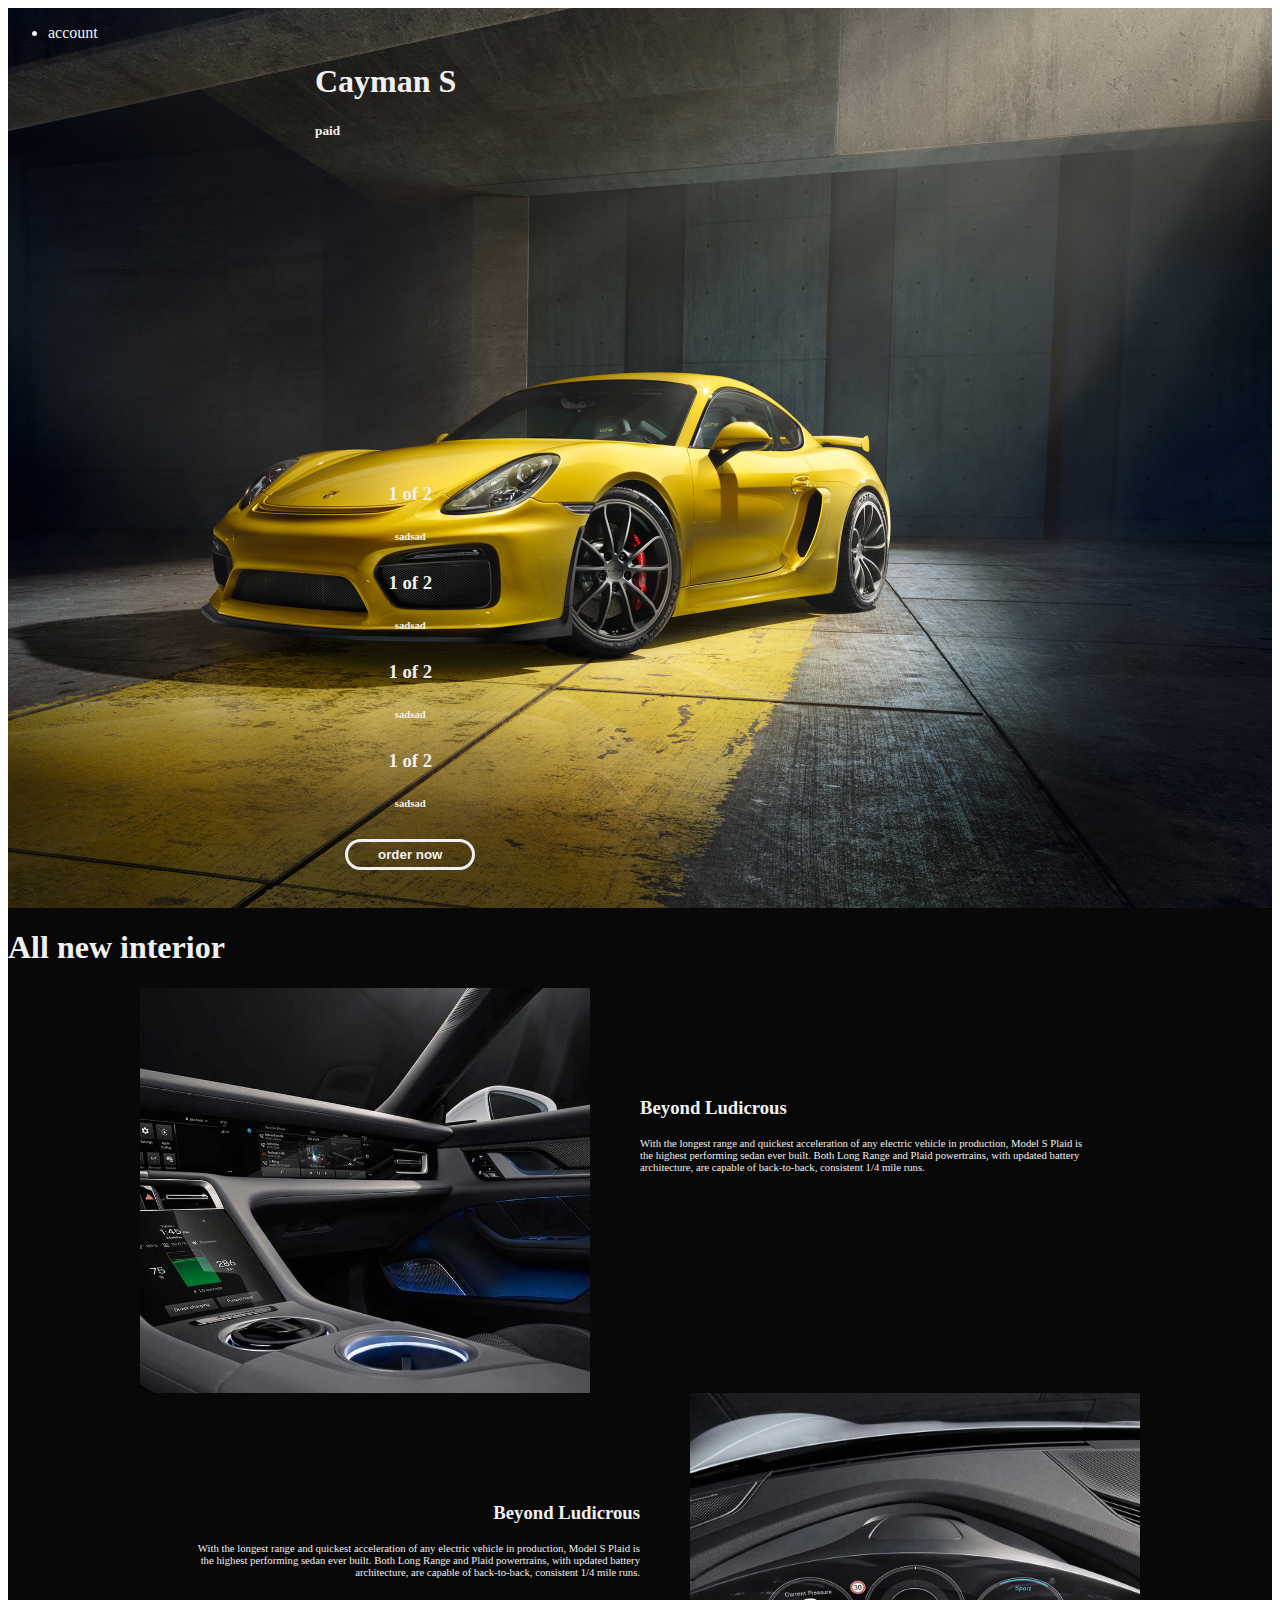
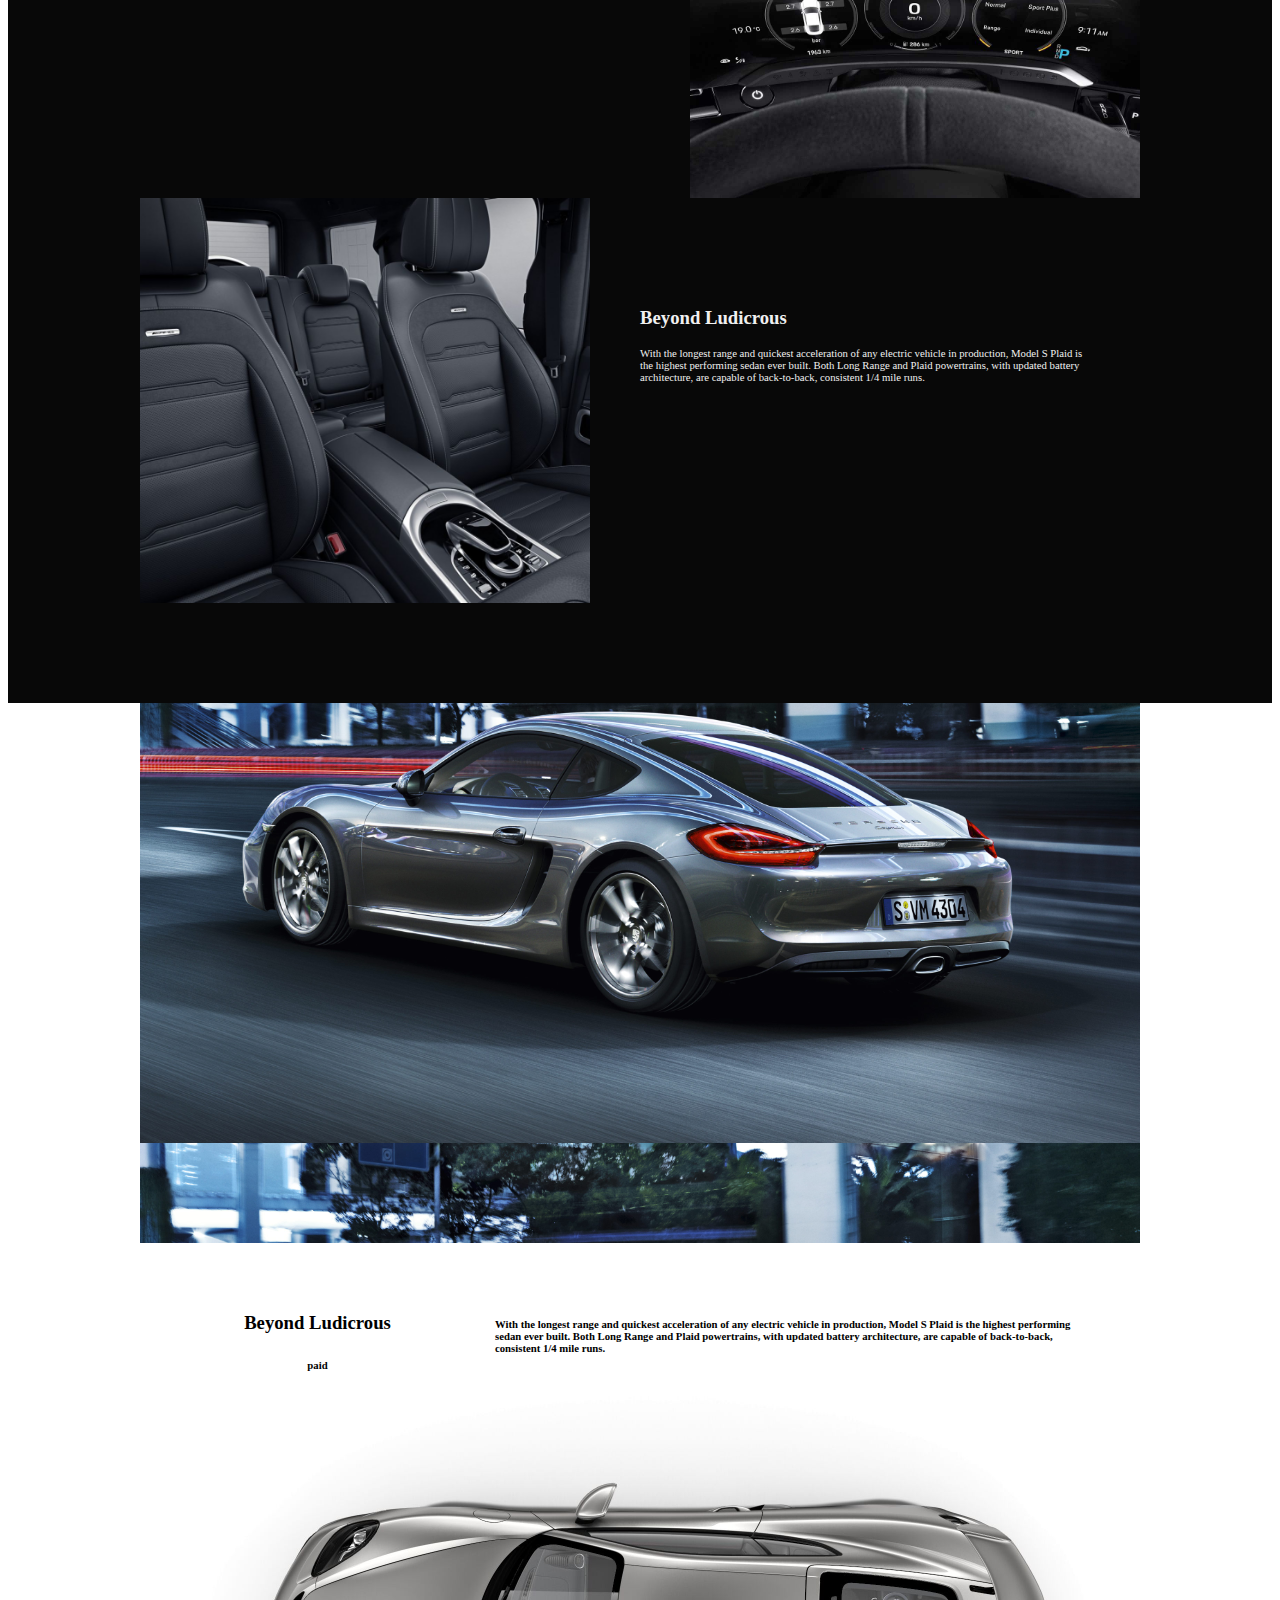
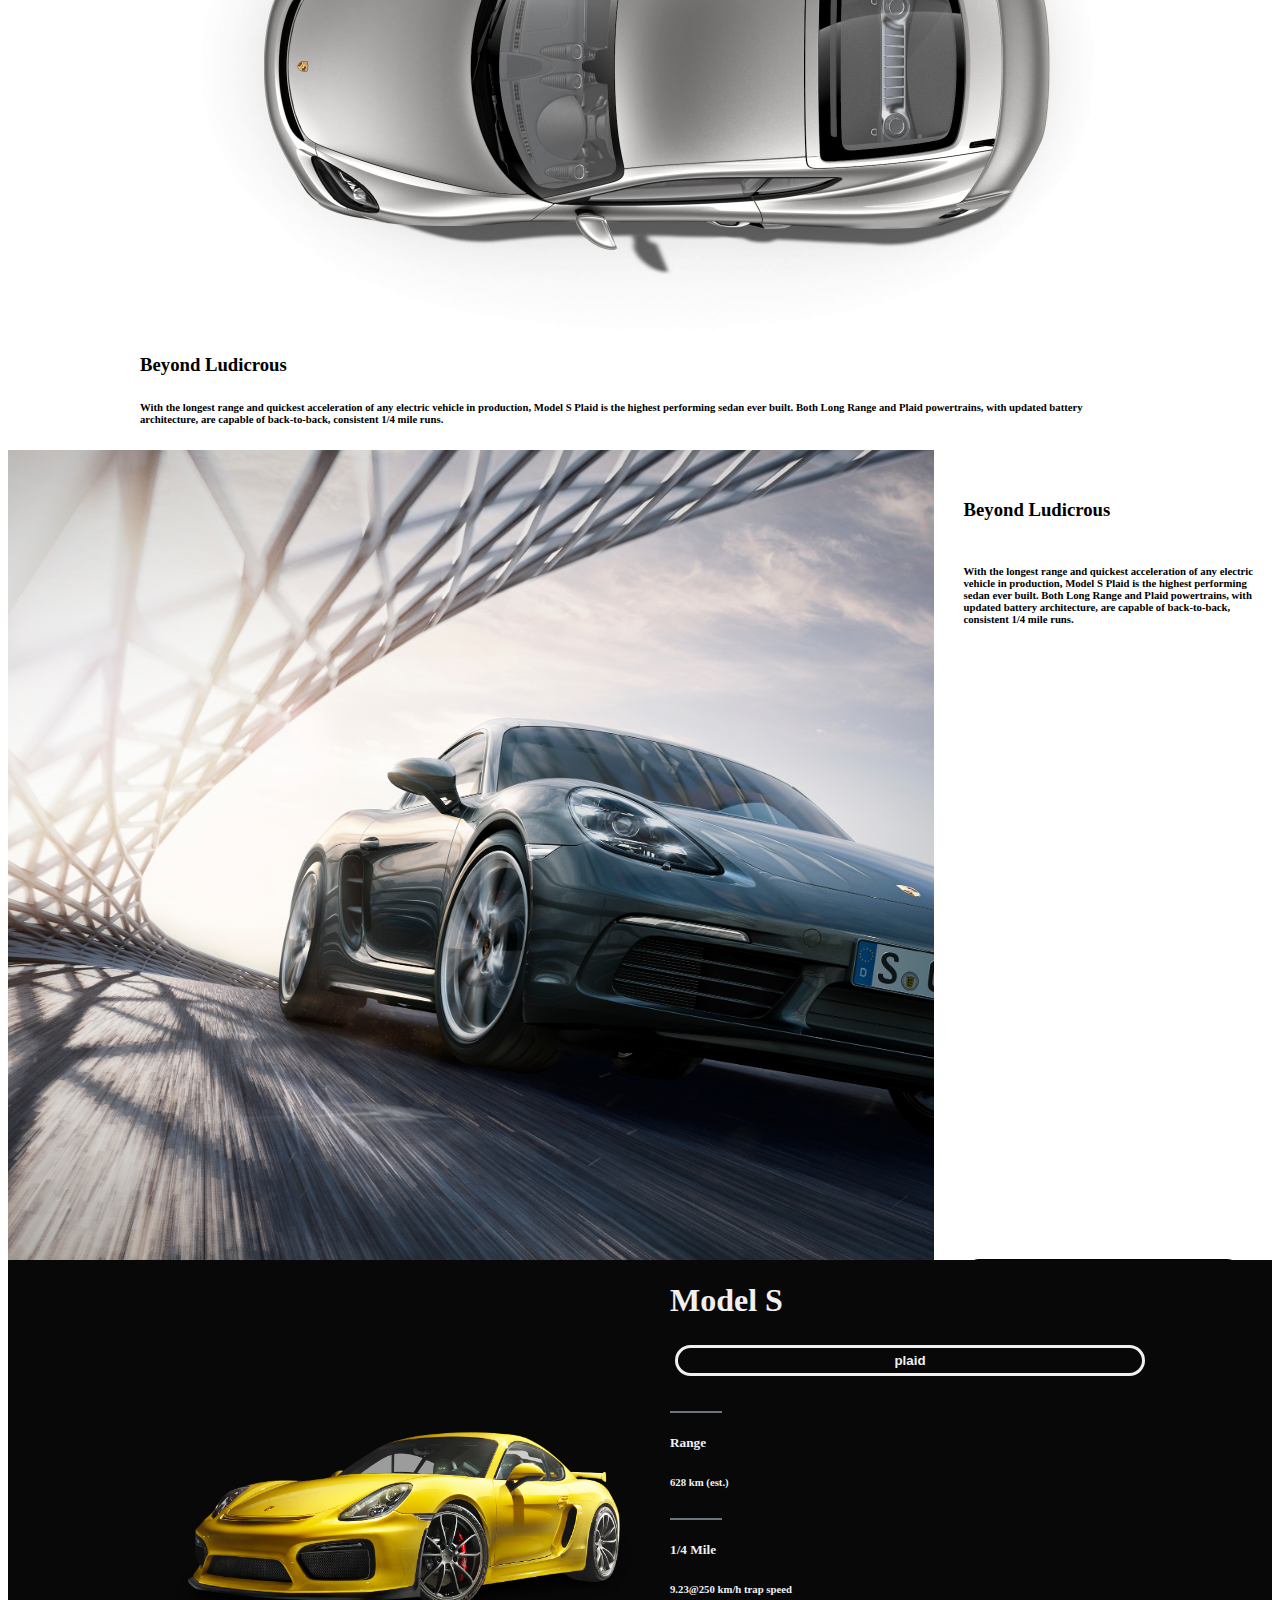
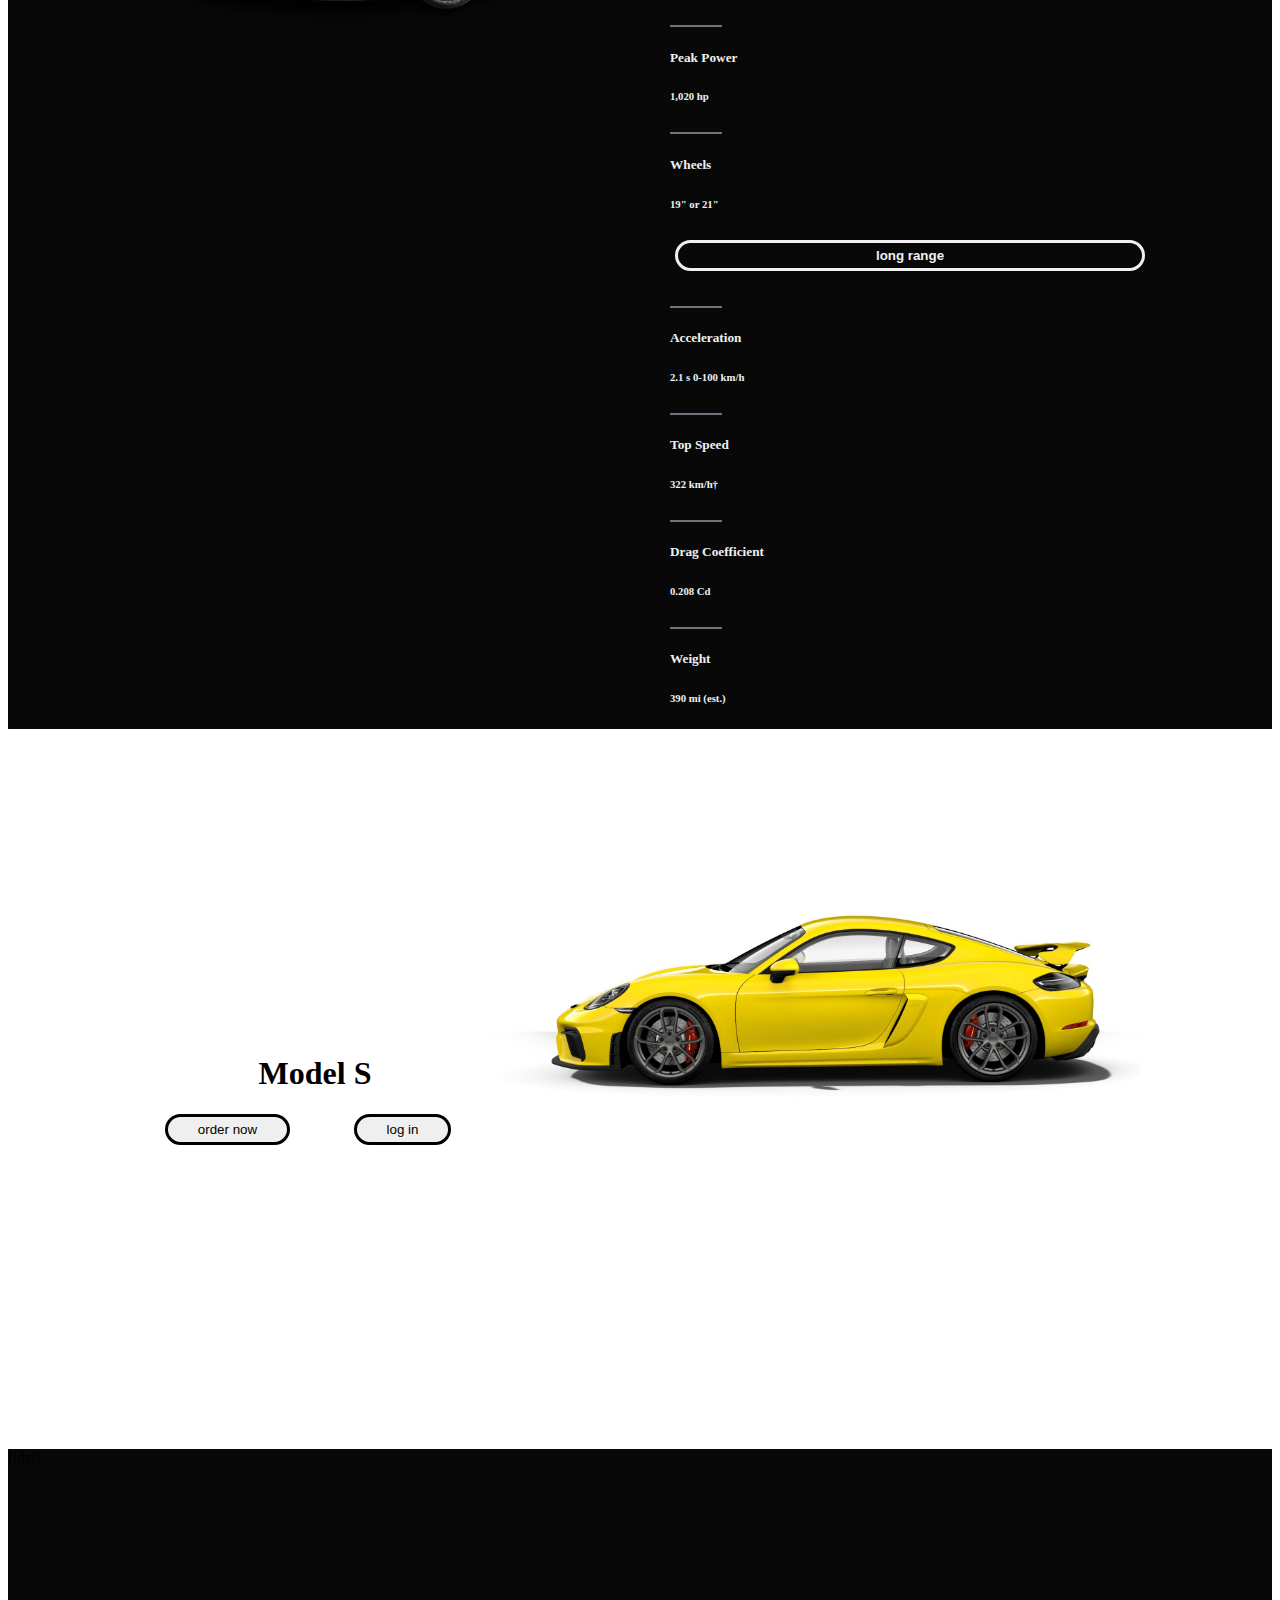
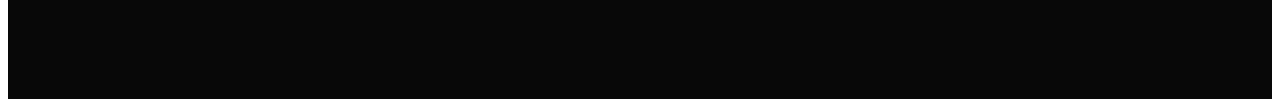
<file: test1/index.html>
<!DOCTYPE html>
<html lang="en">
<head>
    <meta charset="UTF-8">
    <meta name="viewport" content="width=device-width">
    <title>Porsche</title>
    <link rel="stylesheet" href="https://cdn.jsdelivr.net/npm/bootstrap@4.6.0/dist/css/bootstrap.min.css" integrity="sha384-B0vP5xmATw1+K9KRQjQERJvTumQW0nPEzvF6L/Z6nronJ3oUOFUFpCjEUQouq2+l" crossorigin="anonymous">
    <link rel="stylesheet" href="css/styles.css" >
    <link rel="icon" href="icon/favicon.ico">

</head>
<body>

    <div class="popup_row  ">

        <div class="popup_r_col  ">
            <div class="popup ">
                <h3>Log in</h3>
                <div class="form-group mx-sm-3 mt-5 mb-2">
                    <label for="inputPassword2" class="sr-only">example@example.com</label>
                    <input class="form-control" id="inputLogin" placeholder="example@example.com">
                </div>
                <div class="form-group mx-sm-3 mb-4">
                    <label for="inputPassword2" class="sr-only">Password</label>
                    <input type="password" class="form-control" id="inputPassword2" placeholder="Password">
                </div>
                <button onclick="popup()" type="button" class="btn_main btn btn-outline-dark ">login</button>
            </div>
        </div>

    </div>
    <div onclick="popup()" class="z_ind"></div>
    <div class="block n1">
        <nav class="navbar navbar-expand-lg navbar-dark pl-0 ">
            <a class="navbar-brand col-3 mr-0" href="#">
                <div class="o_b_1_c_1_l_emblem position-absolute"></div>
                <div class="o_b_1_c_1_l_text position-absolute " style=" filter: invert(90%); "></div>
            </a>


            <div class="collapse navbar-collapse col-6" id="navbarSupportedContent">
<!--                <ul class="navbar-nav mr-auto mx-auto">-->
<!--                    <li class="nav-item active">-->
<!--                        <a class="nav-link" href="#">Home <span class="sr-only">(current)</span></a>-->
<!--                    </li>-->
<!--                    <li class="nav-item">-->
<!--                        <a class="nav-link" href="#">Link</a>-->
<!--                    </li>-->
<!--                    <li class="nav-item">-->
<!--                        <a class="nav-link" href="#">Some more</a>-->
<!--                    </li>-->
<!--                    <li class="nav-item">-->
<!--                        <a class="nav-link " href="#">Disabled</a>-->
<!--                    </li>-->
<!--                </ul>-->
            </div>
                <form class="search form-inline my-2 my-lg-0 flex-row-reverse col-3 ">
                    <!--<button class="btn btn-outline-success my-2 my-sm-0" type="submit">Search</button>
                    <input class="form-control " type="search" placeholder="Search" aria-label="Search">-->
                    <ul class="navbar-nav ml-0 ">
                        <li class="nav-item ">
                            <a onclick="popup()" class="nav-link" >account</a>
                        </li>
<!--                        <li class="nav-item">-->
<!--                            <a class="nav-link" href="#">Link</a>-->
<!--                        </li>-->
                    </ul>
                </form>
        </nav>

        <div class="b_1_content_1 ">
            <h1 class="b_1_c_1_title  text-center mt-5">Cayman S</h1>
            <h5 class="b_1_c_1_subt text-center">paid</h5>

                <div class="b_1_c_1_row d-flex ">
                    <div class="b_1_c_1_r_col ">
                        <h3> 1 of 2</h3>
                        <h6> sadsad</h6>
                    </div>
                    <div class="b_1_c_1_r_col ">
                        <h3> 1 of 2</h3>
                        <h6> sadsad</h6>
                    </div>
                    <div class="b_1_c_1_r_col ">
                        <h3> 1 of 2</h3>
                        <h6> sadsad</h6>
                    </div>
                    <div class="b_1_c_1_r_col ">
                        <h3> 1 of 2</h3>
                        <h6> sadsad</h6>
                    </div>
                    <div class="b_1_c_1_r_col_btn my-auto">
                        <button onClick='location.href="ordernow.html"' type="button" class="btn_white btn btn-outline-secondary ">order now</button>
                    </div>

                </div>

        </div>
    </div>
    <div class=" block n2 ">
        <h1 class="b_2_title py-5 text-center">All new interior</h1>
        <div class="b_2_content_1">
            <div class="b_2_c_1_row  ">
                <div class="b_2_c_1_r_image img1 ">
                    <div class="imgsize"></div>
                </div>
                <div class="b_2_c_1_r_text  ">
                    <h3> Beyond Ludicrous</h3>
                    <h6> With the longest range and quickest acceleration of any electric vehicle in production, Model S Plaid is the highest performing sedan ever built. Both Long Range and Plaid powertrains, with updated battery architecture, are capable of back-to-back, consistent 1/4 mile runs.</h6>
                </div>
            </div>
            <div class="b_2_c_1_row left  ">
                <div  class="b_2_c_1_r_text   ">
                    <h3> Beyond Ludicrous</h3>
                    <h6> With the longest range and quickest acceleration of any electric vehicle in production, Model S Plaid is the highest performing sedan ever built. Both Long Range and Plaid powertrains, with updated battery architecture, are capable of back-to-back, consistent 1/4 mile runs.</h6>
                </div>
                <div class="b_2_c_1_r_image  img2">
                    <div class="imgsize"></div>

                </div>
            </div>
            <div class="b_2_c_1_row  ">
                <div class="b_2_c_1_r_image img3 ">
                    <div class="imgsize"></div>
                </div>
                <div class="b_2_c_1_r_text ">
                    <h3> Beyond Ludicrous</h3>
                    <h6> With the longest range and quickest acceleration of any electric vehicle in production, Model S Plaid is the highest performing sedan ever built. Both Long Range and Plaid powertrains, with updated battery architecture, are capable of back-to-back, consistent 1/4 mile runs.</h6>
                </div>
            </div>
        </div>
    </div>
    <div class="block n3">
        <div class="b_3_content_1 pb-5">
            <div class="b_3_c_1_image">

            </div>
            <div class="b_3_c_1_row  ">
                <div  class="b_3_c_1_r_title  ">
                    <h3> Beyond Ludicrous</h3>
                    <h6> paid</h6>

                </div>
                <div class="b_3_c_1_r_text ">
                    <h3> </h3>
                    <h6> With the longest range and quickest acceleration of any electric vehicle in production, Model S Plaid is the highest performing sedan ever built. Both Long Range and Plaid powertrains, with updated battery architecture, are capable of back-to-back, consistent 1/4 mile runs.</h6>

                </div>

            </div>
        </div>
    </div>
    <div class="block n4 pb-5">
        <div class="b_4_content_1 ">
            <div class="b_4_c_1_image">

            </div>
        <div class="b_4_c_1_text p-5 ">
            <h3>Beyond Ludicrous</h3>
            <h6> With the longest range and quickest acceleration of any electric vehicle in production, Model S Plaid is the highest performing sedan ever built. Both Long Range and Plaid powertrains, with updated battery architecture, are capable of back-to-back, consistent 1/4 mile runs.</h6>
        </div>
        </div>
    </div>
    <div class="block n5">
        <div class="b_5_content">
            <div class="b_5_c_1_row  ">
                <div class="b_5_c_1_r_image ">
                    <h3></h3>
                    <h6> </h6>
                </div>
                <div class="b_5_c_1_r_text ">
                    <h3>Beyond Ludicrous</h3>
                    <h6 class="py-2">   With the longest range and quickest acceleration of any electric vehicle in production, Model S Plaid is the highest performing sedan ever built. Both Long Range and Plaid powertrains, with updated battery architecture, are capable of back-to-back, consistent 1/4 mile runs.</h6>
                    <button onClick='location.href="ordernow.html"' type="button" class="btn_main bottom btn btn-outline-dark" >order now</button>
                </div>
            </div>
        </div>
    </div>
    <div class="block n6 py-5">
        <div class="b_6_content_1 ">
            <div class="b_6_c_1_row  ">
                <div class="b_6_c_1_r_image  ">
                    <div class="b_6_c_1_r_imgsize"></div>

                </div>
                <div class="b_6_c_1_r_text ">
                    <h1 class="mb-5">Model S</h1>
                    <div class="b_6_c_1_r_t_row row ">
                        <div class="b_6_c_1_r_t_r_col col-6 ">
                            <button onclick="turn1()" type="button" class="btn_b_6 btn btn-outline-secondary ">plaid </button><hr style="width: 50px; margin: 30px auto 5px 0; border: 1px solid #6c757d;"><h5>Range</h5><h6>628 km (est.)</h6><hr style="width: 50px; margin: 30px auto 5px 0; border: 1px solid #6c757d;"><h5>1/4 Mile</h5><h6>9.23@250 km/h trap speed</h6><hr style="width: 50px; margin: 30px auto 5px 0; border: 1px solid #6c757d;"><h5>Peak Power</h5><h6 >1,020 hp</h6><hr style="width: 50px; margin: 30px auto 5px 0; border: 1px solid #6c757d;"><h5>Wheels</h5><h6>19" or 21"</h6>



                        </div>
                        <div class="b_6_c_1_r_t_r_col col-6 ">
                            <button onclick="turn2()" type="button" class="btn_b_6 btn btn-outline-secondary ">long range</button><hr style="width: 50px; margin: 30px auto 5px 0; border: 1px solid #6c757d;"><h5>Acceleration</h5><h6>2.1 s 0-100 km/h</h6><hr style="width: 50px; margin: 30px auto 5px 0; border: 1px solid #6c757d;"><h5>Top Speed</h5><h6>322 km/h†</h6><hr style="width: 50px; margin: 30px auto 5px 0; border: 1px solid #6c757d;"><h5>Drag Coefficient</h5><h6>0.208 Cd</h6><hr style="width: 50px; margin: 30px auto 5px 0; border: 1px solid #6c757d;"><h5>Weight</h5><h6>390 mi (est.)</h6>


                        </div>
                    </div>

                </div>
            </div>
        </div>
    </div>
    <div class="block n7 mb-5">
        <div class="b_7_content_1 ">
            <div class="b_7_c_1_row  ">
                <div  class="b_7_c_1_r_text ">
                    <h1 class="mb-3">Model S</h1>
                    <div class="b_7_c_1_r_t_row  ">
                        <div class="b_7_c_1_r_t_r_col  ">
                            <button onclick='location.href="ordernow.html"' type="button" class="btn_main btn btn-outline-dark w-100" >order now</button>
                        </div>
                        <div class="b_7_c_1_r_t_r_col  ">
                            <button onclick="popup()" type="button"  class="btn_main btn btn-outline-dark w-100"> log in</button>
                        </div>
                    </div>
                </div>
                <div class="b_7_c_1_r_image ">


                </div>
            </div>
        </div>

    </div>
<div class="footer">
    <a>lldsfl</a>
</div>
    <script src="js/scripts.js"></script>
</body>
</html>
</file>
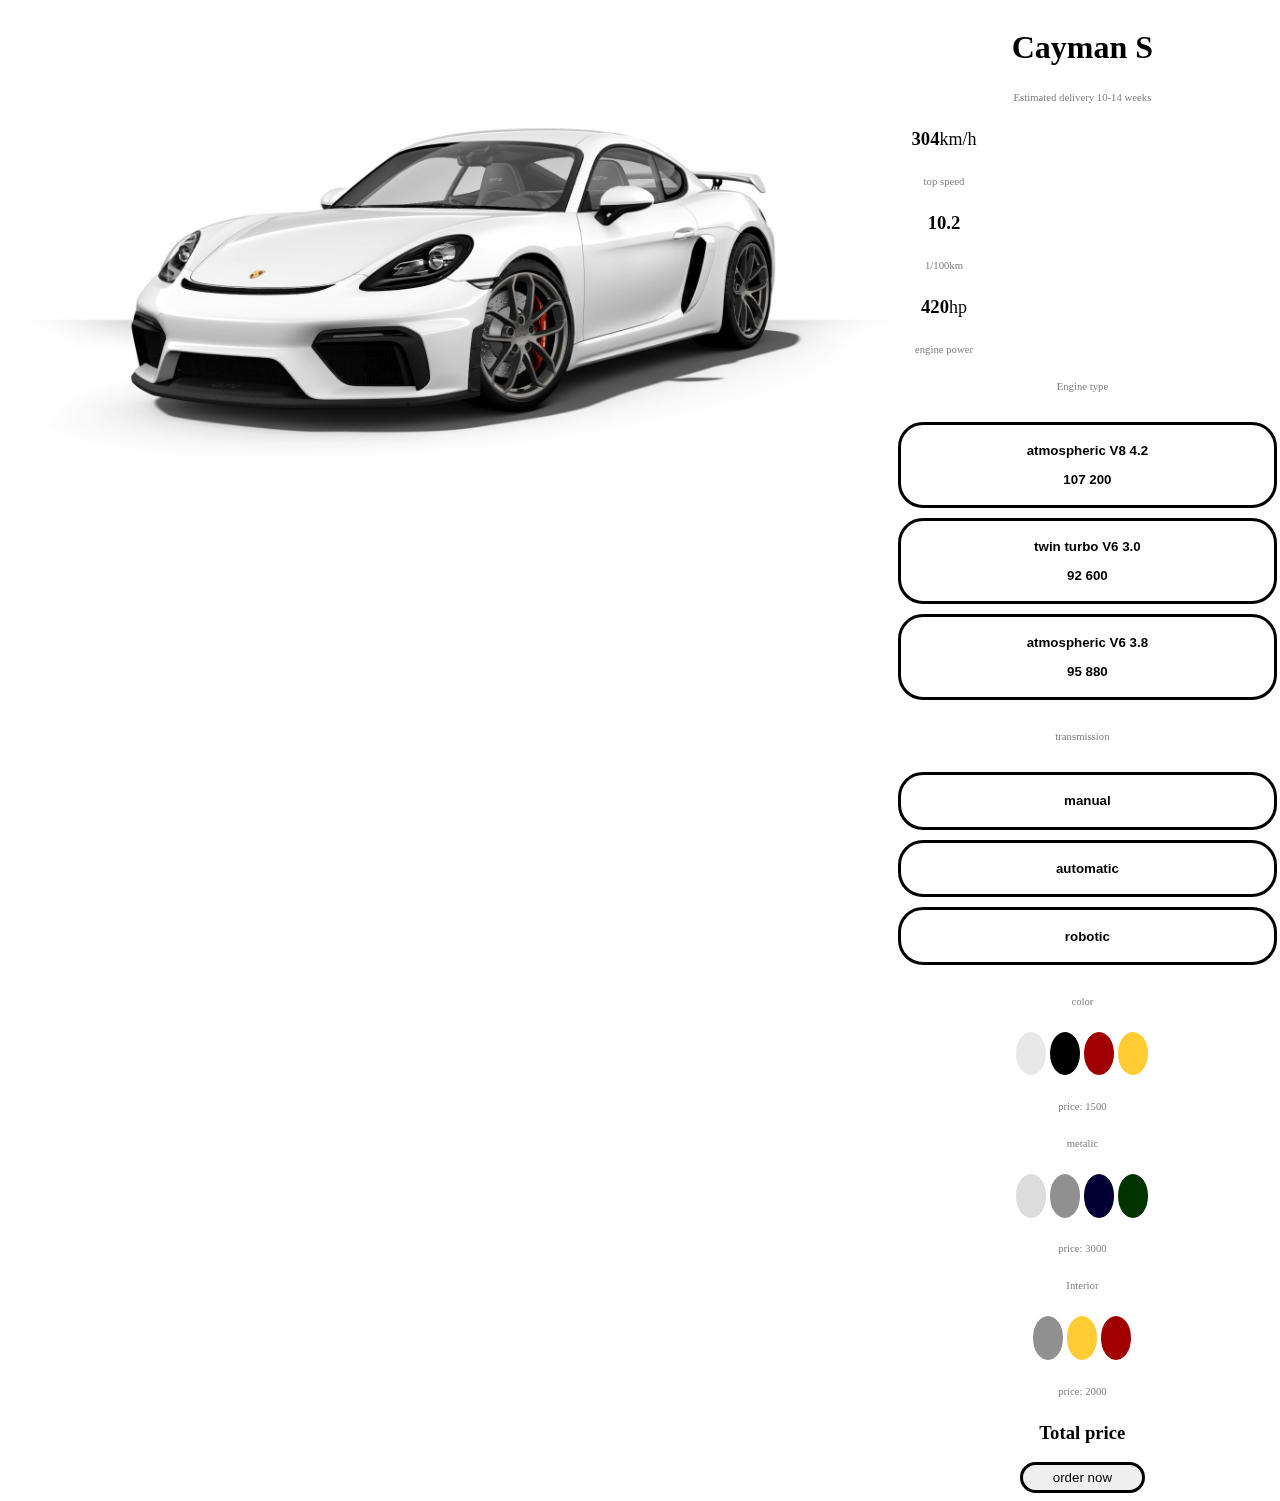
<file: test1/ordernow.html>
<!DOCTYPE html>
<html lang="en">
<head>
    <meta charset="UTF-8">
    <meta name="viewport" content="width=device-width">
    <title>order</title>
    <link rel="stylesheet" href="https://cdn.jsdelivr.net/npm/bootstrap@4.6.0/dist/css/bootstrap.min.css" integrity="sha384-B0vP5xmATw1+K9KRQjQERJvTumQW0nPEzvF6L/Z6nronJ3oUOFUFpCjEUQouq2+l" crossorigin="anonymous">
    <link rel="stylesheet" href="css/styles.css" >
    <link rel="icon" href="icon/favicon.ico">
</head>
<body>
<div class="popup_row  ">

    <div class="popup_r_col  ">
        <div class="popup ">
            <h3>Log in</h3>
            <div class="form-group mx-sm-3 mt-5 mb-2">
                <label for="inputPassword2" class="sr-only">example@example.com</label>
                <input class="form-control" id="inputLogin" placeholder="example@example.com">
            </div>
            <div class="form-group mx-sm-3 mb-4">
                <label for="inputPassword2" class="sr-only">Password</label>
                <input type="password" class="form-control" id="inputPassword2" placeholder="Password">
            </div>
            <button onclick="popup()" type="button" class="btn_main btn btn-outline-dark ">login</button>
        </div>
    </div>

</div>
<div onclick="popup()" class="z_ind"></div>
    <div class="o_block n1">

        <div class="o_b_1_content_1 pr-5 pl-2 pt-2">
                <div class="o_b_1_c_1_l_emblem "></div>
                <div class="o_b_1_c_1_l_text"></div>
            <div class="o_b_1_c_1_row ">
                <div class="o_b_1_c_1_r_imagewraper ">
                    <div class="o_b_1_c_1_r_image ">

                    </div>
                </div>
                <div class="o_b_1_c_1_r_text my-5">
                    <h1>Cayman S</h1>
                    <h6><span style="color: grey; font-weight: normal"> Estimated delivery 10-14 weeks</span></h6>
                    <div class="d-flex justify-content-between my-5">
                        <div class="o_b_1_c_1_r_t_ftdata"> <h3>304<span style=" font-weight: normal;font-size: 18px">km/h</span></h3><h6><span style="color: grey; font-weight: normal"> top speed</span></h6></div>
                        <div class="o_b_1_c_1_r_t_ftdata"> <h3>10.2</h3><h6><span style="color: grey; font-weight: normal"> 1/100km</span></h6></div>
                        <div class="o_b_1_c_1_r_t_ftdata"> <h3>420<span style=" font-weight: normal;font-size: 18px">hp</span></h3><h6><span style="color: grey; font-weight: normal"> engine power</span></h6></div>

                    </div>
                    <h6 class="px-3"><span style="color: grey; font-weight: normal"> Engine type</span></h6>
                    <button onclick="price('112 800')" class="btn_och btn btn-outline-secondary d-flex justify-content-between my-4"><p class="m-0">atmospheric V8 4.2</p><p class="m-0">107 200</p> </button>
                    <button onclick="price('102 800')" class="btn_och btn btn-outline-secondary d-flex justify-content-between my-4"><p class="m-0">twin turbo V6 3.0</p><p class="m-0">92 600</p> </button>
                    <button onclick="price('107 800')"class="btn_och btn btn-outline-secondary d-flex justify-content-between my-4"><p class="m-0">atmospheric V6 3.8</p><p class="m-0">95 880</p> </button>

                    <h6  class="px-3"><span style="color: grey; font-weight: normal"> transmission</span></h6>
                    <button class="btn_och btn btn-outline-secondary d-flex justify-content-between my-4"><p class="m-0">manual </p> <p class="m-0"></p></button>
                    <button class="btn_och btn btn-outline-secondary d-flex justify-content-between my-4"><p class="m-0">automatic</p><p class="m-0"></p> </button>
                    <button class="btn_och btn btn-outline-secondary d-flex justify-content-between my-4"><p class="m-0">robotic</p><p class="m-0"></p> </button>

                    <h6  class="px-3"><span style="color: grey; font-weight: normal"> color</span></h6>
                    <button onclick="orderimage('https://pics.porsche.com/rtt/iris?COSY-EU-100-17116bXqc6eP3Hi1qwT9HcnyInrHKxJTTPE3kUWFYRpwY4EhMcDx7Jm8Uv1TwFH1ZuWgds6yJ5EiSRlW9ACvW6pXdG7naq1KcOJsaOJRmV2um4wqEZp1l3UAso1UqzMguAVhagJHH5y%25oq%25vSTmjMXD4qAZz7XDFOFmT8rpN9jIss9ii2elQ0AtF%25mrAW8uFYn4kfyJ5aQxIOqct8avgAMKskYdaZg6lrURwASWTBH0l9')" class="btn_clr btn btn-outline-secondary my-4" style="background-color: #E8E8E8"><p class="m-0"> </p> </button>
                    <button onclick="orderimage('https://pics.porsche.com/rtt/iris?COSY-EU-100-17116bXqc6eP3Hi1qwT9HcnyInrHKxJTTPE3kUWFYRpwY4EhMcDx7Jm8Uv1TwFH1ZuWgds6yJ5EiSRlW9ACvW6pXdGA0aq1Xaqr6u3MRmV2um4wqEZp1l3UAso1UqzMguAVhagJHH5y%25oq%25vSTmjMXD4qAZz7XDFOFmT8rpN9jIss9ii2elQ0AtF%25mrAW8uFYn4kfyJ5aQxIOqct8avgAMKskYdaZg6lrURwASWTBH0l9')" class="btn_clr btn btn-outline-secondary my-4" style="background-color: #000000"><p class="m-0"> </p> </button>
                    <button onclick="orderimage('https://pics.porsche.com/rtt/iris?COSY-EU-100-17116bXqc6eP3Hi1qwT9HcnyInrHKxJTTPE3kUWFYRpwY4EhMcDx7Jm8Uv1TwFH1ZuWgds6yJ5EiSRlW9ACvW6pXdGA0aq1Xaqr6uaMRmV2um4wqEZp1l3UAso1UqzMguAVhagJHH5y%25oq%25vSTmjMXD4qAZz7XDFOFmT8rpN9jIss9ii2elQ0AtF%25mrAW8uFYn4kfyJ5aQxIOqct8avgAMKskYdaZg6lrURwASWTBH0l9')" class="btn_clr btn btn-outline-secondary my-4" style="background-color: #A00000 "><p class="m-0"> </p> </button>
                    <button onclick="orderimage('https://pics.porsche.com/rtt/iris?COSY-EU-100-17116bXqc6eP3Hi1qwT9HcnyInrHKxJTTPE3kUWFYRpwY4EhMcDx7Jm8Uv1TwFH1ZuWgds6yJ5EiSRlW9ACvW6pXdGA0aq1Xaqr6ugL6N9yxb4wqEZp1l3UAso1UqzMguAVhagJHH5y%25oq%25vSTmjMXD4qAZz7XDFOFmT8rpN9jIss9ii2elQ0AtF%25mrAW8uFYn4kfyJ5aQxIOqct8avgAMKskYdaZg6lrURwASWTBH0l9')" class="btn_clr btn btn-outline-secondary my-4" style="background-color: #FFCC33"><p class="m-0"> </p> </button>
                    <h6><span style="color: grey; font-weight: normal"> price: 1500</span></h6>
                    <h6 class="px-3"><span style="color: grey; font-weight: normal"> metalic</span></h6>
                    <button onclick="orderimage('https://pics.porsche.com/rtt/iris?COSY-EU-100-17116bXqc6eP3Hi1qwT9HcnyInrHKxJTTPE3kUWFYRpwY4EhMcDx7Jm8Uv1TwFH1ZuWgds6yJ5EiSRlW9ACvW6pXdGA0aq1K2OJsaOJRmV2um4wqEZp1l3UAso1UqzMguAVhagJHH5y%25oq%25vSTmjMXD4qAZz7XDFOFmT8rpN9jIss9ii2elQ0AtF%25mrAW8uFYn4kfyJ5aQxIOqct8avgAMKskYdaZg6lrURwASWTBH0l9')" class="btn_clr btn btn-outline-secondary my-4" style="background-color: #DCDCDC"><p class="m-0"> </p> </button>
                    <button onclick="orderimage('https://pics.porsche.com/rtt/iris?COSY-EU-100-17116bXqc6eP3Hi1qwT9HcnyInrHKxJTTPE3kUWFYRpwY4EhMcDx7Jm8Uv1TwFH1ZuWgds6yJ5EiSRlW9ACvW6pXdGA0aq1Xaqr6ugL6N9yDN4wqEZp1l3UAso1UqzMguAVhagJHH5y%25oq%25vSTmjMXD4qAZz7XDFOFmT8rpN9jIss9ii2elQ0AtF%25mrAW8uFYn4kfyJ5aQxIOqct8avgAMKskYdaZg6lrURwASWTBH0l9')" class="btn_clr btn btn-outline-secondary my-4" style="background-color: #909090"><p class="m-0"> </p> </button>
                    <button onclick="orderimage('https://pics.porsche.com/rtt/iris?COSY-EU-100-17116bXqc6eP3Hi1qwT9HcnyInrHKxJTTPE3kUWFYRpwY4EhMcDx7Jm8Uv1TwFH1ZuWgds6yJ5EiSRlW9ACvW6pXdG6Yaq1KcOJsaOJRmV2um4wqEZp1l3UAso1UqzMguAVhagJHH5y%25oq%25vSTmjMXD4qAZz7XDFOFmT8rpN9jIss9ii2elQ0AtF%25mrAW8uFYn4kfyJ5aQxIOqct8avgAMKskYdaZg6lrURwASWTBH0l9')" class="btn_clr btn btn-outline-secondary my-4" style="background-color: #000033 "><p class="m-0"> </p> </button>
                    <button onclick="orderimage('https://pics.porsche.com/rtt/iris?COSY-EU-100-17116bXqc6eP3Hi1qwT9HcnyInrHKxJTTPE3kUWFYRpwY4EhMcDx7Jm8Uv1TwFH1ZuWgds6yJ5EiSRlW9ACvW6pXdGA0aq1%25xOJsaOJRmV2um4wqEZp1l3UAso1UqzMguAVhagJHH5y%25oq%25vSTmjMXD4qAZz7XDFOFmT8rpN9jIss9ii2elQ0AtF%25mrAW8uFYn4kfyJ5aQxIOqct8avgAMKskYdaZg6lrURwASWTBH0l9')" class="btn_clr btn btn-outline-secondary my-4" style="background-color: #003300"><p class="m-0"> </p> </button>
                    <h6><span style="color: grey; font-weight: normal"> price: 3000</span></h6>
                    <h6 class="px-3"><span style="color: grey; font-weight: normal"> Interior</span></h6>
                    <button onclick="orderimage('https://pics.porsche.com/rtt/iris?[base64]')" class="btn_clr btn btn-outline-secondary my-4" style="background-color: #909090"><p class="m-0"> </p> </button>
                    <button onclick="orderimage('https://pics.porsche.com/rtt/iris?[base64]')" class="btn_clr btn btn-outline-secondary my-4" style="background-color: #FFCC33"><p class="m-0"> </p> </button>
                    <button onclick="orderimage('https://pics.porsche.com/rtt/iris?[base64]')" class="btn_clr btn btn-outline-secondary my-4" style="background-color: #A00000 "><p class="m-0"> </p> </button>
                    <h6><span style="color: grey; font-weight: normal"> price: 2000</span></h6>
                    <h3 class="tot my-5">Total price</h3>
                    <button onclick="popup()" type="button" class="btn_main btn btn-outline-dark mb-5">order now</button>
                </div>
            </div>
        </div>
    </div>
    <script src="js/scripts.js"></script>
</body>
</html>
</file>
<file: test1/css/styles.css>
body{
    max-width: 100vw;
    height: 100%;

}
.block.n1{
    height: 100vh;
    background-image: url("../img/block_1_img_1.jpg");
    background-size: cover;
    color: #f0f0f0;
    background-position-x: center;


}
.block.blureffect{
    filter: blur(2px);
}

.navbar{
    color: #f0f0f0;
}
.z_ind{

    width:100%;
    height: 5000px;
    background-color: rgba(0, 0, 0, 0.5);
    overflow:hidden;
    position:fixed;
    top:0;
    z-index: 2;
    visibility: hidden;
;
}
.popup_row{
    display: flex;
    margin: auto;
}

.popup{
    box-shadow: 0 0 10px rgba(0,0,0,0.5);
    visibility: hidden;
    color: #1a1e21;
    padding: 50px 100px 100px;
    width: 500px;
    background-color: #ffffff;
    position: fixed;
    text-align: center;
    top: 25%;
    left: 50%;
    transform: translateX(-50%) ;

    z-index: 5;
    border-radius: 15px;


}
.nav-link{
    cursor: pointer;
}
.navbar-brand{
    top: -25px;
}

.b_1_content_1{

    margin:0 auto;
    max-width: 650px;

}
.b_1_c_1_row{

    position: absolute;
    bottom: 0;
    text-align: center;


}
.b_1_c_1_r_col{

    margin:0 30px ;
}
.b_1_c_1_r_col_btn{

    margin:0 30px ;
}
.btn_white{
    padding: 5px 30px;
    border-radius: 25px;
    border: 3px solid #f0f0f0;
    background-color: transparent;
    color: #f0f0f0;
    font-weight: bold;
    margin-bottom: 30px;
}
.btn_white:hover{
    background-color: #f0f0f0;
    border: 3px solid #f0f0f0;
    color: #000000;
    font-weight: bold;
}
.b_1_c_1_r_col h6{
    margin-bottom: 30px;
}
.block.n2{
    color: #f0f0f0;
    background-color: #080808;
}
.block{
    overflow: hidden;

}
.b_2_content_1{

    max-width: 1000px;
    margin: auto;
    padding-bottom: 100px;
}
.b_2_c_1_row{
    display: flex;
}
.b_2_c_1_row.left{
    display: flex;
    text-align: right;
}
.b_2_c_1_r_image{
    width: 50%;
    height: 45vh;
    background-color: #0a58ca;
}
.b_2_c_1_r_text{
    padding: 10vh 50px 0 50px;
    margin: 0;
    width: 50%;


}

.b_2_c_1_r_text h6{

    margin: 0;
    font-weight: normal;

}

.img1{
    background-image: url("../img/block_2_img_1.jpg");
    background-size: cover;
    background-position-x: center;

}
.img2{
    background-image: url("../img/block_2_img_2.jpg");
    background-size: cover;
    background-position-x: center;

}
.img3{
    background-image: url("../img/block_2_img_3.jpeg");
    background-size: cover;
    background-position-x: center;

}
.b_3_content_1{
    max-width: 1000px;
    margin: 0 auto;
}

.b_3_c_1_row{
    max-width: 1000px;
    margin: auto;

    display: flex;

}
.b_3_c_1_image{
    height: 60vh;
    background-color: #0f5132;
    background-image: url("../img/block_3_img_1.jpg");
    background-position-y: -100px;
    background-size: cover;
    background-position-x: center;


}
.b_3_c_1_r_title{
    width: 30%;
    text-align: center;
    padding: 50px 25px 0 50px;
}

.b_3_c_1_r_text{
    padding: 50px 50px 0 25px;
    width: 70%;
}

.b_4_content_1{
    margin: auto;
    max-width: 1000px;
}
.b_4_c_1_image{
    width: 80vw;
    margin: auto;
    max-width: 1000px;
    background-image: url("../img/block_4_img_1.jfif");
    background-size: contain;
    background-repeat: no-repeat;
    background-position-x: center;
    background-color: transparent;
    height: 60vh;

}

.b_5_c_1_row{
    height: 90vh;
    display: flex;

}
.b_5_c_1_r_image{
    width: 75%;
    background-color: #0a58ca;
    background-image: url("../img/block_5_img_1.jpg");
    background-size: cover;
    background-position-x: center;

}
.b_5_c_1_r_text{
    width: 25%;
    padding: 30px 0 30px 30px ;
    height: 90vh;
    display: flex;
    flex-direction: column;
}
.bottom{
    margin-bottom: 0;
    margin-top: auto;
    margin-right: 30px;

}
.btn_main{
    padding: 5px 30px;
    border-radius: 25px;
    border: 3px solid #000000;

}

.btn_main:hover{
    background-color: #000000;
    border: 3px solid #000000;
}
.n6{
    background-color: #080808;
    color: #f0f0f0;
    min-height: 90vh;

}
.b_6_content_1 {
    max-width: 1000px;
    margin: auto;


}
.b_6_c_1_row{
    display: flex;
}

.b_6_c_1_r_image{
    background-image: url("../img/block_6_img_1.png");
    background-size: contain;
    background-repeat: no-repeat;
    width: 50%;
    background-position-x: center;
    margin: 150px 30px 0;
}
.b_6_c_1_r_text{
    width: 50%;
}
.smallhr{
    width: 50px;
    margin: 30px auto 5px 0;
    border: 1px solid #6c757d;
}

.btn_b_6{
    padding: 5px 30px;
    width: 100%;
    margin: 5px;
    border-radius: 25px;
    border: 3px solid #f0f0f0;
    background-color: transparent;
    color: #f0f0f0;
    font-weight: bold;
}
.btn_b_6:hover{
    background-color: transparent;
    border: 3px solid #f0f0f0;
    color: #ffffff;
    font-weight: bold;
}

.b_7_content_1{
    max-width: 1000px;
    margin: auto;

}
.b_7_c_1_row{
    display: flex;

}
.b_7_c_1_r_image{
    background-image: url("../img/block_7_img_1.jpg");
    background-size: contain;
    background-repeat: no-repeat;
    background-position-x: center;
    background-position-y: 70px;
    width: 65%;
}
.b_7_c_1_r_text{
    display: flex;
    flex-direction: column;
    justify-content: center;
    height: 80vh;
    width: 35%;
    text-align: center;
}
.b_7_c_1_r_t_row{
    display: flex;
}
.b_7_c_1_r_t_r_col{
    width: 50%;
}
.footer{
    height: 250px;
    background-color: #080808;
}






.o_b_1_c_1_l_emblem{
    z-index: 1;
    position: fixed;
    background-image: url("http://www.pngmart.com/files/5/Porsche-Logo-Transparent-PNG.png");
    background-size: contain;
    background-repeat: no-repeat;
    height: 50px;
    width: 50px;
}
.o_b_1_c_1_l_text{
    z-index: 1;
    position: fixed;
    background-image: url("https://famfonts.com/wp-content/uploads/porsche-wide.png");
    background-size: contain;
    background-repeat: no-repeat;
    height: 50px;
    width: 200px;
    left: 60px;


}
.o_b_1_c_1_row{
    display: flex;
    max-width: 99vw;
}

.o_b_1_c_1_r_image{
    height: 100vh;
    background-image: url("../img/stwhite.jfif");
    background-size: contain;
    background-repeat: no-repeat;
    position: fixed;
    z-index: -1;
    width: 70%;
}
.o_b_1_c_1_r_text{
    width: 30%;
    margin-right: 0;
    margin-left: auto;
    text-align: center;
}
.o_b_1_c_1_r_t_ftdata{
    width: 8vw;
    text-align: center;
}
.btn_och{
    padding: 5px 30px;
    border-radius: 25px;
    border: 3px solid #000000;
    width: 100%;
    margin: 5px;
    background-color: transparent;
    color: #000000;
    font-weight: bold;
}
.btn_och:hover{
    background-color: transparent;
    border: 3px solid #000000;
    color: #000000;
    font-weight: bold;
}
.btn_clr{
    padding: 15px;
    border-radius: 50%;
    border: 0;
}










@media screen and (max-width: 1000px){
    .navbar-brand{
        left: 70px;
    }

    .b_1_c_1_title{
        font-size: 36px;
    }


    .b_2_content_1{
        padding-bottom: 0;
    }
    .b_2_c_1_row{
        display: block;
    }
    .b_2_c_1_row.left{
        display: flex;
        flex-direction: column-reverse;
        text-align: left;
    }
    .b_2_c_1_r_image{
        width: 100vw;
        height: 55vh;
        background-color: #0a58ca;
    }
    .b_2_c_1_r_text{
        padding: 50px;
        width: 100vw;
        min-height: 30vh;

    }


    .b_3_c_1_image{
        background-position-y: 0;

    }

    .b_3_c_1_row{
        display: block;
    }
    .b_3_c_1_r_title{
        width: 100%;
    }
    .b_3_c_1_r_text{
        width: 100%;
        padding: 10px 50px;
    }
    .b_4_c_1_image{
        height: 30vh;
    }







    .b_5_c_1_row {
        display: block;
        height: 100%;
    }

    .b_5_c_1_r_image{
        height: 70vh;
        width: 100%;
    }
    .b_5_c_1_r_text{
        padding: 50px;
        width: 100%;
        height: 100%;
    }
    .bottom{
        margin: 30px 0 0 0;
        width: max-content;
    }

    .b_7_c_1_row {
        display: flex;
        flex-direction: column-reverse;
        height: 100%;


    }
    .b_7_c_1_r_t_row{
        display: block;
    }
    .b_7_c_1_r_t_r_col{
        width: 100%;
        margin: 10px 0;
    }
    .b_7_c_1_r_image{
        height: 40vh;
        margin: auto;
    }
    .b_7_c_1_r_text{
        text-align: center;
        height: 100%;
        margin: auto;
        width: 50%;
    }

    .imgsize{
        height: 50vh;
    }


    .block_6{
        height: 100%;
        min-height: 0;
    }
    .b_6_c_1_row{
        display: block;
    }
    .b_6_c_1_r_imgsize{
        height: 30vh;


    }
    .b_6_c_1_r_text{
        width: 80%;
        margin: auto;
    }
    .b_6_c_1_r_text h1{

        text-align: center;
    }
    .b_6_c_1_r_image{
        width: 100%;
        margin: 0;

    }
    .b_1_c_1_r_col{
        display: none;
    }
    .b_1_c_1_row{
        left: 50%;
        transform: translateX(-50%) ;
    }




    .o_b_1_c_1_l_emblem{
        visibility: hidden;
        height: 60px;
    }
    .o_b_1_c_1_l_text{
        z-index: 1;
        position: fixed;
        left: 50%;
        transform: translateX(-50%)

    }
    .o_b_1_c_1_row{
        display: block;
    }
    .o_b_1_c_1_r_image{
        top: 60px;
        height: 50vh;
        background-image: url("../img/stwhite.jfif");
        background-size: contain;
        background-repeat: no-repeat;
        background-position-y: center;
        position: fixed;
        left: 50%;
        transform: translateX(-50%) ;

    }
    .o_b_1_c_1_r_imagewraper{
        width: 100vw;
        position: fixed;
        height: 60vh;
        background-color: #ffffff;
        transform: translateY(-10vh);
    }
    .o_b_1_c_1_r_text{
        position: absolute;
        z-index: -1;
        transform: translateY(50vh) translateX(-50%);
        width: 80vw;
        left: 50%;
        text-align: center;

    }

}
</file>
